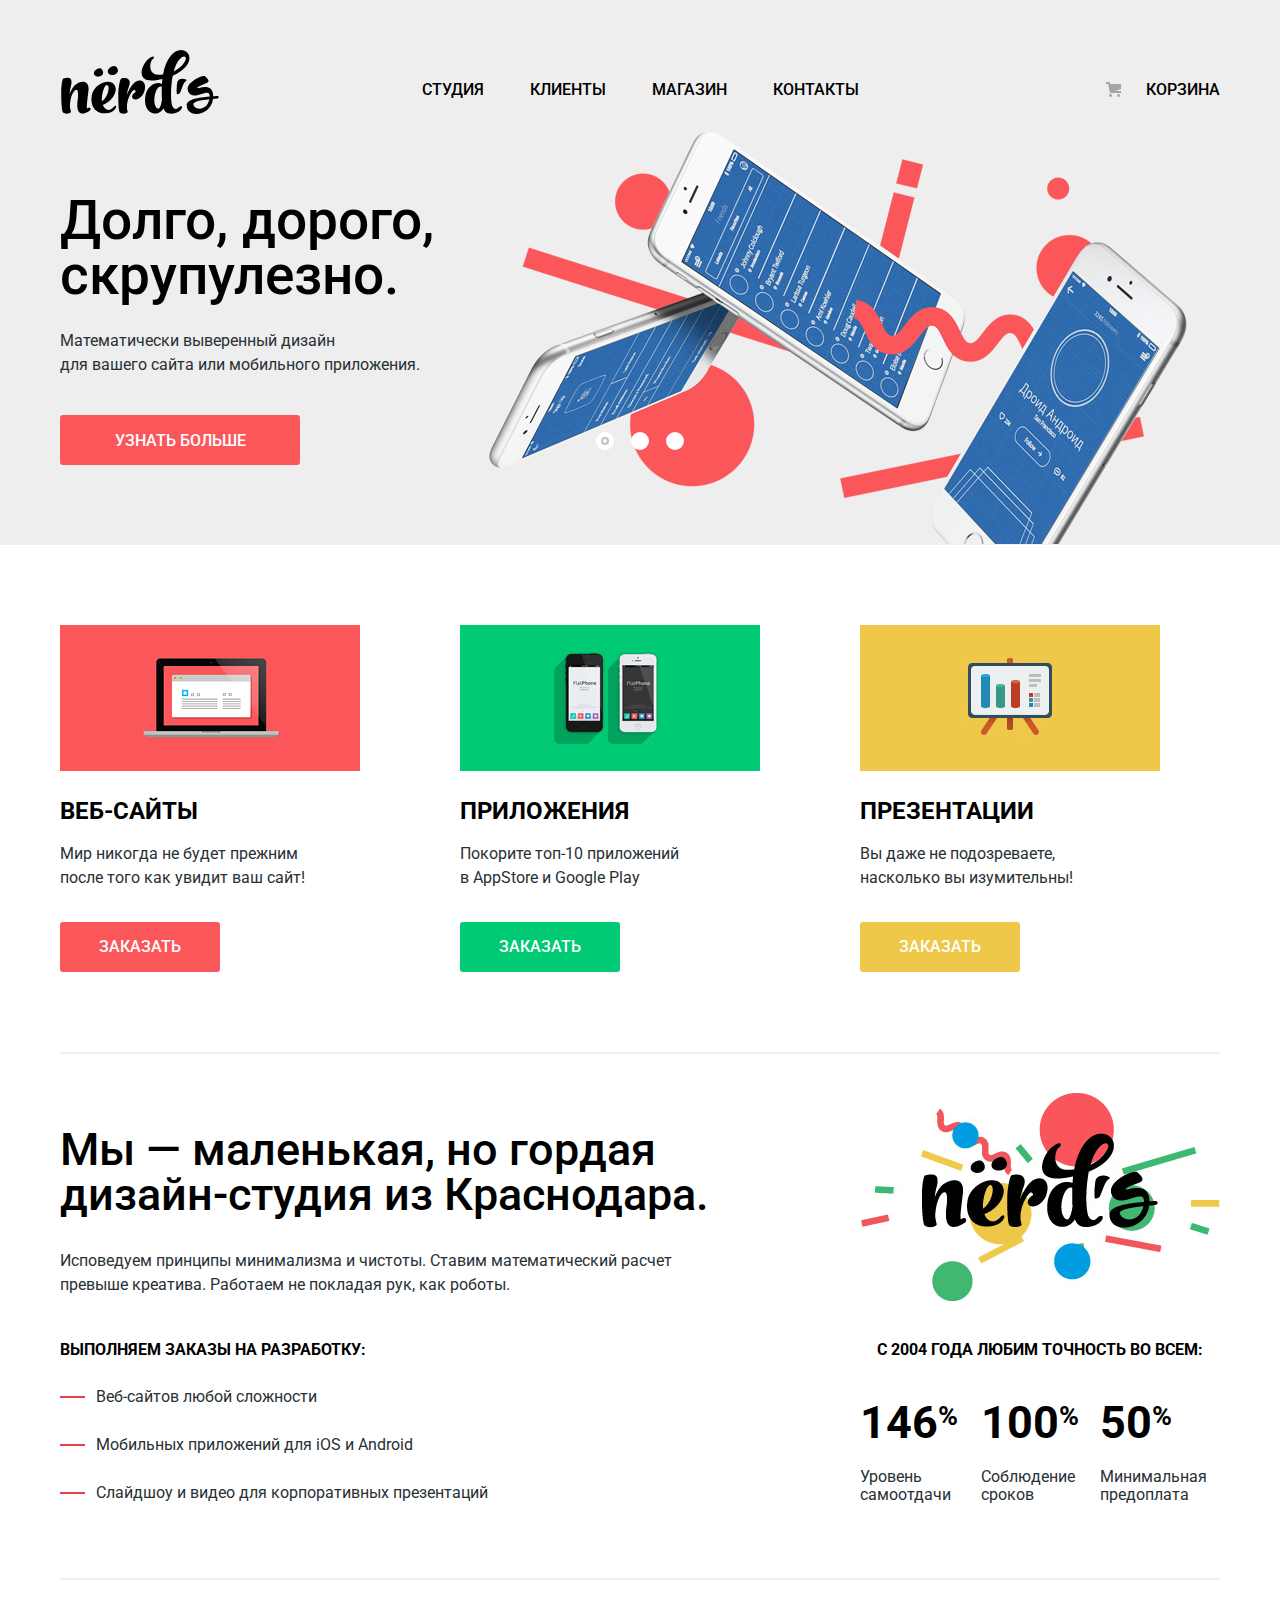
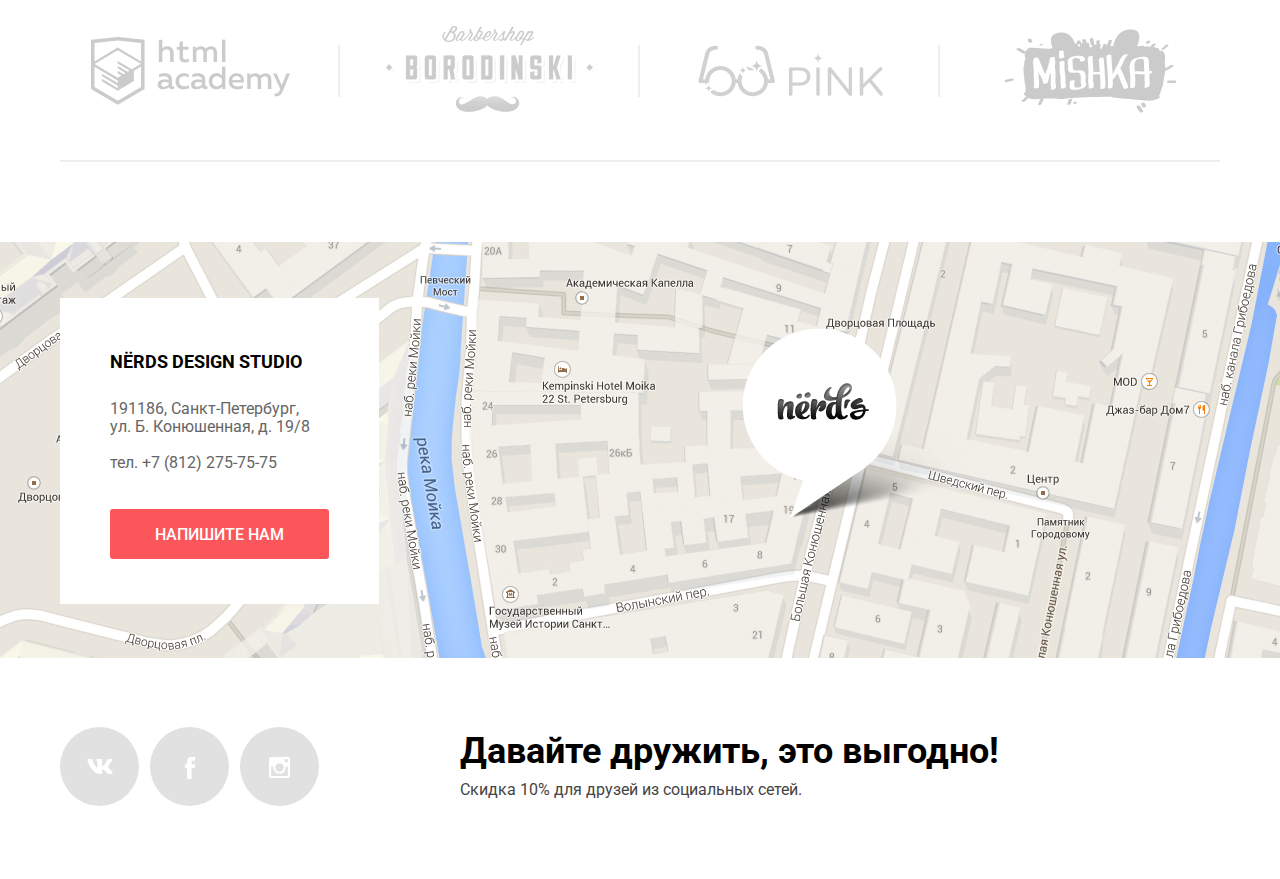
<file: index.html>
<!DOCTYPE html>
<html class="page" lang="ru">
<head>
  <meta charset="utf-8">
  <title>Студия Nёrds</title>
  <link rel="stylesheet" href="https://fonts.googleapis.com/css2?family=Roboto:wght@400;500;700&display=swap">
  <link href="css/normalize.min.css" rel="stylesheet">
  <link href="css/style.min.css" rel="stylesheet">
  <link rel="icon" href="favicon.ico">
  <link rel="icon" href="img/favicon152.svg" type="image/svg+xml">
  <link rel="apple-touch-icon" href="favicon180.png">
  <link rel="manifest" href="manifest.webmanifest">
</head>
<body class="page-body">
  <header class="main-header">
    <nav class="main-navigation container">
      <a class="main-header-logo">
        <img src="img/nerds-logo.svg" width="159" height="65" alt="Логотип компании">
      </a>
      <ul class="site-navigation clear-list">
        <li><a href="#">Студия</a></li>
        <li><a href="#">Клиенты</a></li>
        <li><a href="catalog.html">Магазин</a></li>
        <li><a href="#">Контакты</a></li>
      </ul>
      <div class="user-navigation">
        <a class="cart" href="#">Корзина</a>
      </div>
    </nav>
  </header>
  <main>
    <section class="main-screen">
      <div class="container slider">
        <ul class="slide-list">
          <li class="slide slide-first slide-active">
            <h1>Долго, дорого, скрупулезно.</h1>
            <p>Математически выверенный дизайн<br>
              для вашего сайта или мобильного приложения.
            </p>
            <a class="button main-button" href="#">Узнать больше</a>
          </li>
          <li class="slide slide-second">
            <h1>Любим математику<br>как никто другой</h1>
            <p>Никакого креатива, только математические формулы<br>
              для расчета идеальных пропорций
            </p>
            <a class="button main-button" href="#">Узнать больше</a>
          </li>
          <li class="slide slide-third">
            <h1>Только ночь,<br>только хардкор</h1>
            <p>Работать днем, как все? Мы против этого.<br>
              Ближе к полуночи работа только начинается.
            </p>
            <a class="button main-button" href="#">Узнать больше</a>
          </li>
        </ul>
        <div class="slider-buttons">
          <button type="button" class="slider-button first-button active-button" aria-label="Первый слайд"></button>
          <button type="button" class="slider-button second-button" aria-label="Второй слайд"></button>
          <button type="button" class="slider-button third-button" aria-label="Третий слайд"></button>
        </div>
      </div>
    </section>
    <div class="container">
      <section class="services">
        <h2 class="hidden">Услуги</h2>
        <ul class="sevices-list clear-list">
          <li class="services-item">
            <img src="img/illustration-1.jpg" width="300" height="146" alt="Иллюстрация услуги">
            <h3>Веб-сайты</h3>
            <p>Мир никогда не будет прежним после того как увидит ваш сайт!</p>
            <a class="button red-button" href="#">Заказать</a>
          </li>
          <li class="services-item">
            <img src="img/illustration-2.jpg" width="300" height="146" alt="Иллюстрация услуги">
            <h3>Приложения</h3>
            <p>Покорите топ-10 приложений в AppStore и Google Play</p>
            <a class="button green-button" href="#">Заказать</a>
          </li>
          <li class="services-item">
            <img src="img/illustration-3.jpg" width="300" height="146" alt="Иллюстрация услуги">
            <h3>Презентации</h3>
            <p>Вы даже не подозреваете, насколько вы изумительны!</p>
            <a class="button yellow-button" href="#">Заказать</a>
          </li>
        </ul>
      </section>
      <div class="information">
        <section class="about">
          <h2>Мы — маленькая, но гордая<br>дизайн-студия из Краснодара.</h2>
          <p>Исповедуем принципы минимализма и чистоты. Ставим математический расчет<br>
            превыше креатива. Работаем не покладая рук, как роботы.</p>
          <h3>Выполняем заказы на разработку:</h3>
          <ul class="about-list clear-list">
            <li class="about-item">Веб-сайтов любой сложности</li>
            <li class="about-item">Мобильных приложений для iOS и Android</li>
            <li class="about-item">Слайдшоу и видео для корпоративных презентаций</li>
          </ul>
        </section>
        <section class="company">
          <div class="company-logo">
            <img src="img/nerds-illustration.png" width="360" height="208" alt="Цветной логотип">
          </div>
          <p>с 2004 года Любим точность во всем:</p>
          <ul class="company-numbers clear-list">
            <li class="company-number">
              <b>146<sup>%</sup></b>
              <span>Уровень самоотдачи</span>
            </li>
            <li class="company-number">
              <b>100<sup>%</sup></b>
              <span>Соблюдение сроков</span>
            </li>
            <li class="company-number">
              <b>50<sup>%</sup></b>
              <span>Минимальная предоплата</span>
            </li>
          </ul>
        </section>
      </div>
      <section class="partners">
        <h2 class="hidden">Наши партнеры</h2>
        <ul class="partners-list clear-list">
          <li class="partners-item">
            <a href="https://htmlacademy.ru/intensive/htmlcss">
              <img src="img/logo-html.svg" width="199" height="68" alt="Лого партнера">
            </a>
          </li>
          <li class="partners-item">
            <a>
              <img src="img/logo-barber.png" width="209" height="90" alt="Лого партнера">
            </a>
          </li>
          <li class="partners-item">
            <a>
              <img src="img/logo-pink.png" width="185" height="52" alt="Лого партнера">
            </a>
          </li>
          <li class="partners-item">
            <a>
              <img src="img/logo-mishka.png" width="173" height="84" alt="Лого партнера">
            </a>
          </li>
        </ul>
      </section>
    </div>
    <section class="contacts">
      <h2 class="hidden">Мы на карте</h2>
      <div class="map">
        <iframe src="https://www.google.com/maps/embed?pb=!1m18!1m12!1m3!1d1998.6036253003151!2d30.32085871621117!3d59.9387191690541!2m3!1f0!2f0!3f0!3m2!1i1024!2i768!4f13.1!3m3!1m2!1s0x4696310fca145cc1%3A0x42b32648d8238007!2z0JHQvtC70YzRiNCw0Y8g0JrQvtC90Y7RiNC10L3QvdCw0Y8g0YPQuy4sIDE5LzgsINCh0LDQvdC60YIt0J_QtdGC0LXRgNCx0YPRgNCzLCAxOTExODY!5e0!3m2!1sru!2sru!4v1614638254309!5m2!1sru!2sru" height="416" style="border:0;" allowfullscreen="" loading="lazy"></iframe>
      </div>
      <div class="map-marker">
        <img src="img/map-marker.png" width="231" height="190" alt="Лого на карте">
      </div>
      <div class="contacts-info">
        <h3>Nёrds design studio</h3>
        <address>
         <p>191186, Санкт-Петербург,<br>
          ул. Б. Конюшенная, д. 19/8</p>
          <span>тел. </span><a class="contacts-phone" href="tel:+78122757575">+7 (812) 275-75-75</a>
        </address>
        <a class="map-button button" href="popup.html">Напишите нам</a>
      </div>
    </section>
  </main>
  <footer class="main-footer container">
    <section class="social">
      <ul class="social-list clear-list">
        <li class="social-item">
          <a class="social-button" href="#" aria-label="Вконтакте">
            <svg width="26" height="15" viewBox="0 0 128 76"><path d="M125,5.15c.89-3,0-5.15-4.23-5.15h-14a6,6,0,0,0-6.09,4S93.59,21.31,83.5,32.59c-3.26,3.26-4.74,4.3-6.52,4.3-.89,0-2.18-1-2.18-4V5.15c0-3.56-1-5.15-4-5.15h-22a3.37,3.37,0,0,0-3.56,3.22c0,3.37,5,4.15,5.56,13.64V37.48c0,4.52-.82,5.34-2.6,5.34-4.74,0-16.29-17.43-23.13-37.38C23.72,1.57,22.38,0,18.8,0H4.8C.8,0,0,1.88,0,4c0,3.71,4.75,22.1,22.1,46.42C33.67,67,50,76,64.8,76c8.9,0,10-2,10-5.45V58c0-4,.84-4.8,3.66-4.8,2.08,0,5.64,1,13.94,9C101.9,71.74,103.46,76,108.8,76h14c4,0,6-2,4.85-6s-5.8-9.64-11.81-16.4c-3.27-3.86-8.16-8-9.64-10.09-2.08-2.67-1.49-3.86,0-6.23,0,0,17-24,18.83-32.18Z" fill="#fff"/>
            </svg>
          </a>
        </li>
        <li class="social-item">
          <a class="social-button" href="#" aria-label="Facebook">
            <svg width="12" height="22" viewBox="0 0 10.15 21.74"><path d="M3.34 1.12A4.77 4.77 0 0 1 6.53 0h3.61v3.81H7.81a1.07 1.07 0 0 0-1.09.83v2.55h3.42c-.08 1.23-.24 2.45-.41 3.67h-3v10.87H2.21V10.86H0V7.21h2.19V3.66a3.83 3.83 0 0 1 1.15-2.54z" fill="#fff"/>
            </svg>
          </a>
        </li>
        <li class="social-item">
          <a class="social-button" href="#" aria-label="Instagram">
            <svg width="21" height="21" viewBox="0 0 20 20"><path d="M18 0H2a2 2 0 0 0-2 2v16a2 2 0 0 0 2 2h16a2 2 0 0 0 2-2V2a2 2 0 0 0-2-2zm-8 6a4 4 0 1 1-4 4 4 4 0 0 1 4-4zM2.5 18a.47.47 0 0 1-.5-.5V9h2.1a3.4 3.4 0 0 0-.1 1 6 6 0 1 0 12 0 3.4 3.4 0 0 0-.1-1H18v8.5a.47.47 0 0 1-.5.5zM18 4.5a.47.47 0 0 1-.5.5h-2a.47.47 0 0 1-.5-.5v-2a.47.47 0 0 1 .5-.5h2a.47.47 0 0 1 .5.5z" fill="#fff"/>
            </svg>
          </a>
        </li>
      </ul>
    </section>
    <div class="footer-labels">
      <h2>Давайте дружить, это выгодно!</h2>
      <p>Скидка 10% для друзей из социальных сетей.</p>
    </div>
  </footer>
  <section class="popup">
    <h2>Напишите нам</h2>
    <form class="popup-form" action="https://echo.htmlacademy.ru" method="post">
      <p>
        <label for="popup-name">Ваше имя:</label>
        <input class="user-name" id="popup-name" type="text" name="name" placeholder="Имя Фамилия">
      </p>
      <p>
        <label for="popup-email">Ваш email:</label>
        <input class="user-email" id="popup-email" type="email" name="email" placeholder="email@example.com">
      </p>
      <p>
        <label for="popup-text">Текст письма:</label>
        <textarea class="user-text" id="popup-text" name="text" rows="4" cols="80" placeholder="В свободной форме"></textarea>
      </p>
      <button class="button submit-form" type="submit">Отправить</button>
    </form>
    <button class="popup-close" type="button">
      <svg width="21" height="21" viewBox="0 0 21 21"><path d="M13.3391 10.5088L20.7163 3.13165C21.1056 2.74233 21.1056 2.1058 20.7163 1.71647L19.3011 0.300294C18.9118 -0.0890303 18.2752 -0.0890303 17.8859 0.300294L10.5088 7.67844L3.13163 0.301295C2.7423 -0.0880295 2.10577 -0.0880295 1.71645 0.301295L0.301271 1.71647C-0.0880537 2.1058 -0.0880537 2.74233 0.301271 3.13165L7.67842 10.5088L0.301271 17.8859C-0.0880537 18.2753 -0.0880537 18.9118 0.301271 19.3011L1.71745 20.7163C2.10678 21.1056 2.74331 21.1056 3.13263 20.7163L10.5098 13.3392L17.8869 20.7163C18.2762 21.1056 18.9128 21.1056 19.3021 20.7163L20.7173 19.3011C21.1066 18.9118 21.1066 18.2753 20.7173 17.8859L13.3391 10.5088Z" fill="#FB565A"/>
      </svg>
    </button>
  </section>
  <script src="js/script.min.js"></script>
</body>
</html>
</file>
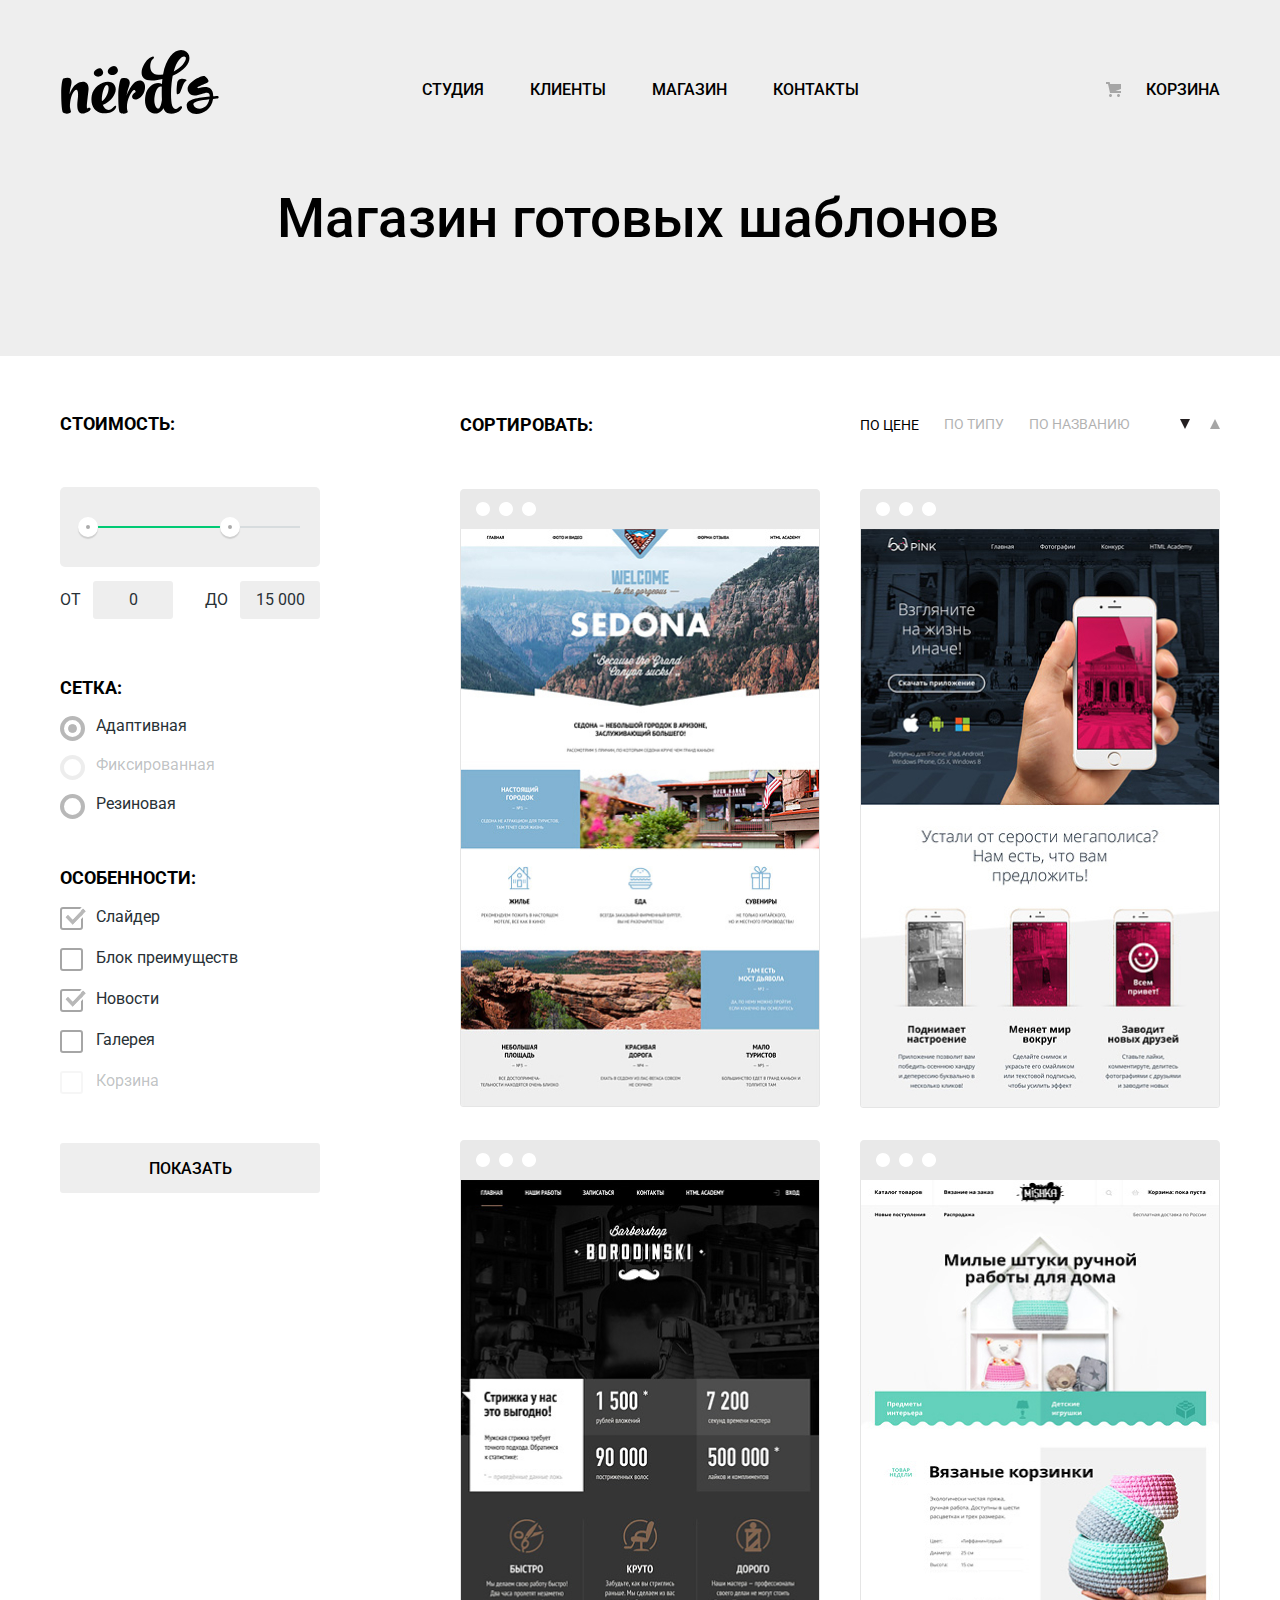
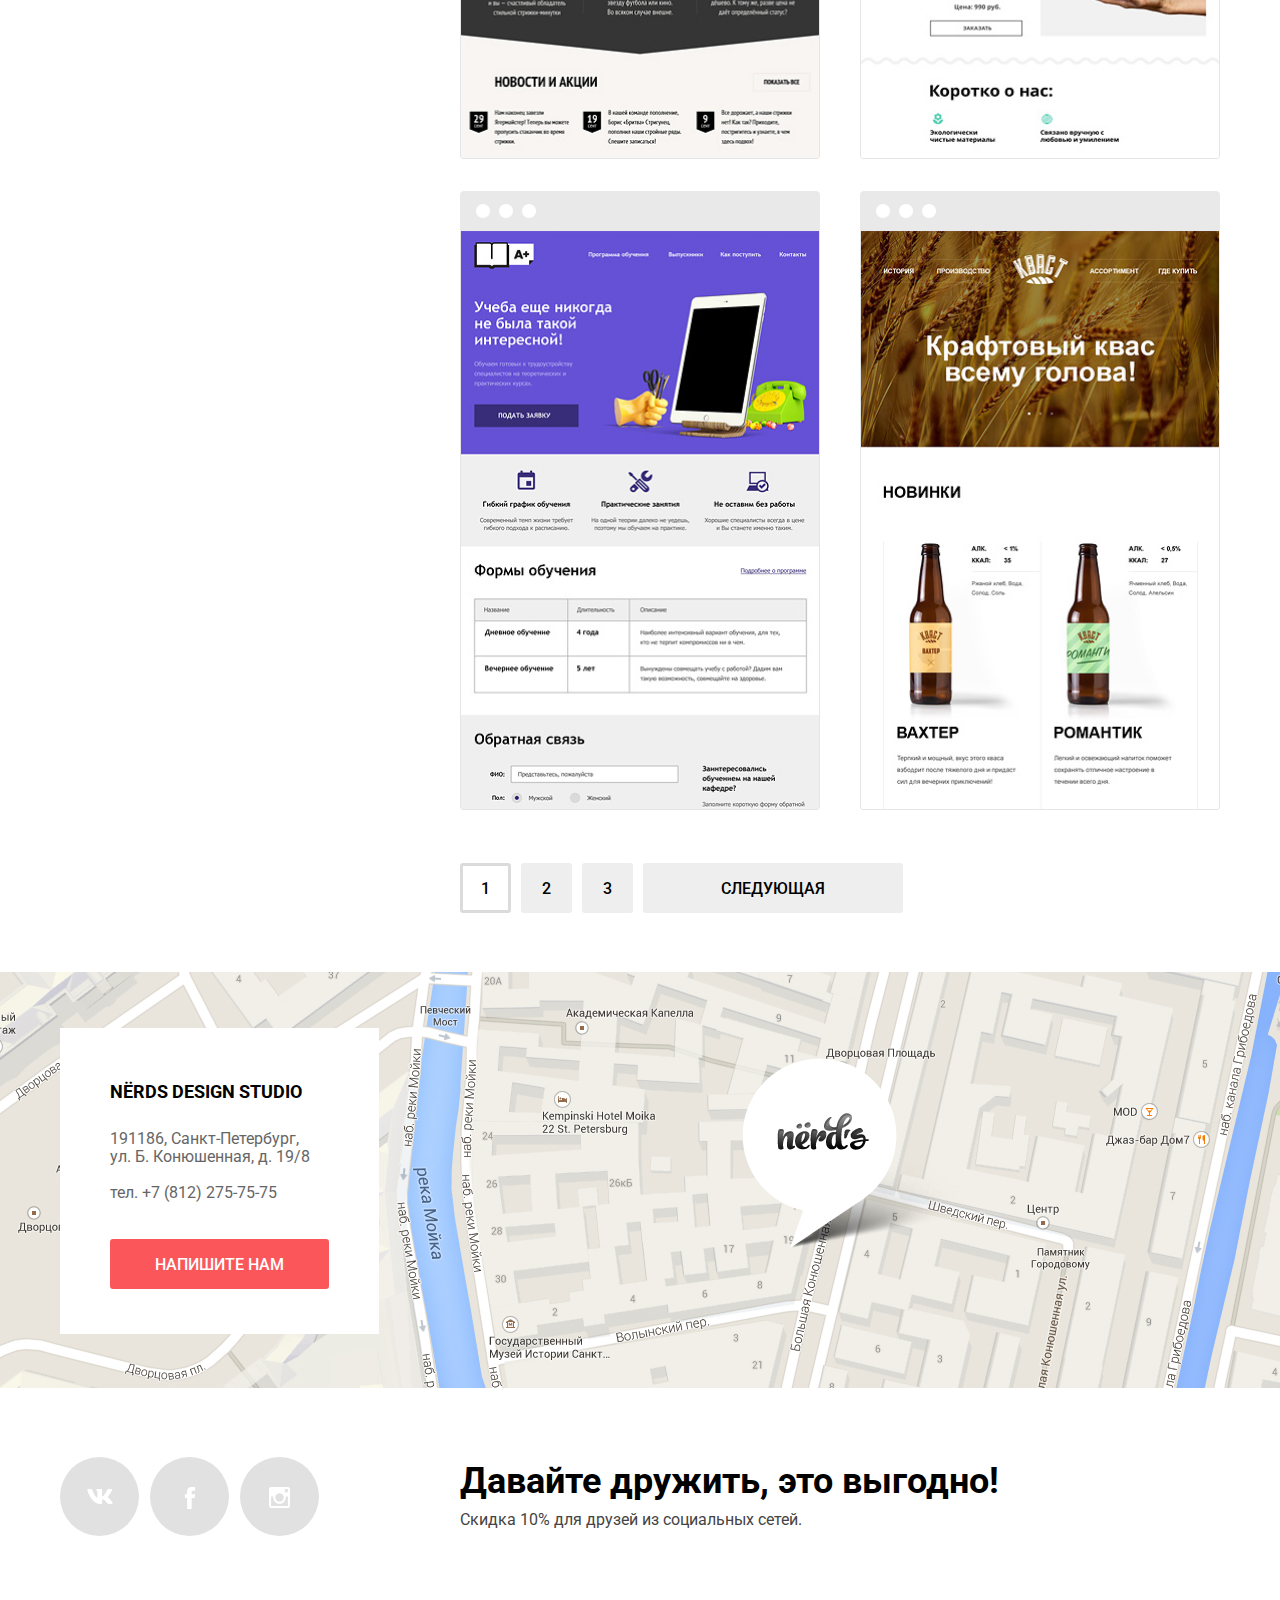
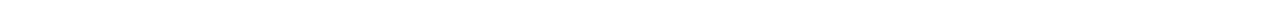
<file: catalog.html>
<!DOCTYPE html>
<html class="page" lang="ru">
<head>
  <meta charset="utf-8">
  <title>Каталог шаблонов Nёrds</title>
  <link rel="preconnect" href="https://fonts.gstatic.com">
  <link href="https://fonts.googleapis.com/css2?family=Roboto:wght@400;500;700&display=swap" rel="stylesheet">
  <link href="css/normalize.min.css" rel="stylesheet">
  <link href="css/style.min.css" rel="stylesheet">
  <link rel="icon" href="favicon.ico">
  <link rel="icon" href="img/favicon152.svg" type="image/svg+xml">
  <link rel="apple-touch-icon" href="favicon180.png">
  <link rel="manifest" href="manifest.webmanifest">
</head>
<body class="page-body">
  <header class="main-header">
    <nav class="main-navigation container">
      <a href="index.html" class="main-header-logo">
        <img src="img/nerds-logo.svg" width="159" height="65" alt="Логотип компании">
      </a>
      <ul class="site-navigation clear-list">
        <li><a href="#">Студия</a></li>
        <li><a href="#">Клиенты</a></li>
        <li><a class="selected" href="catalog.html">Магазин</a></li>
        <li><a href="#">Контакты</a></li>
      </ul>
      <div class="user-navigation">
        <a class="cart" href="#">Корзина</a>
      </div>
    </nav>
  </header>
  <main>
    <div class="catalog-heading">
      <div class="container">
        <h1>Магазин готовых шаблонов</h1>
      </div>
    </div>
    <div class="catalog-page container">
      <section class="filters">
        <h2 class="hidden">Фильтры</h2>
        <form class="filter-form" method="get" action="https://echo.htmlacademy.ru">
          <fieldset class="filter-price">
            <legend>Стоимость:</legend>
            <div class="range-filter">
              <div class="range-controls">
                <div class="scale">
                  <div class="bar"></div>
                </div>
              <div class="toggle toggle-min" aria-label="Минимальное значение"></div>
              <div class="toggle toggle-max" aria-label="Максимальное значение"></div>
              </div>
              <div class="price-controls">
                <label class="min-price">
                  от<input type="text" name="min-price" value="0">
                </label>
                <label class="max-price">
                  до<input type="text" name="max-price" value="15 000">
                </label>
              </div>
            </div>
          </fieldset>
          <fieldset class="filter-type">
            <legend>Сетка:</legend>
            <ul class="filter-templates clear-list">
              <li>
                <input class="filter-radio visually-hidden" type="radio" name="template-type" value="adaptive" id="filter-adaptive" checked>
                <label for="filter-adaptive">Адаптивная</label>
              </li>
              <li>
                <input class="filter-radio visually-hidden" type="radio" name="template-type" value="fixed" id="filter-fixed" disabled>
                <label for="filter-fixed">Фиксированная</label>
              </li>
              <li>
                <input class="filter-radio visually-hidden" type="radio" name="template-type" value="liquid" id="filter-liquid">
                <label for="filter-liquid">Резиновая</label>
              </li>
            </ul>
          </fieldset>
          <fieldset class="filter-feature">
            <legend>Особенности:</legend>
            <ul class="filter-properties clear-list">
              <li>
                <input class="filter-check visually-hidden" type="checkbox" name="slider" id="filter-slider" checked>
                <label for="filter-slider">Слайдер</label>
              </li>
              <li>
                <input class="filter-check visually-hidden" type="checkbox" name="advantage" id="filter-advantage">
                <label for="filter-advantage">Блок преимуществ</label>
              </li>
              <li>
                <input class="filter-check visually-hidden" type="checkbox" name="news" id="filter-news" checked>
                <label for="filter-news">Новости</label>
              </li>
              <li>
                <input class="filter-check visually-hidden" type="checkbox" name="gallery" id="filter-gallery">
                <label for="filter-gallery">Галерея</label>
              </li>
              <li>
                <input class="filter-check visually-hidden" type ="checkbox" name="cart" id="filter-cart" disabled>
                <label for="filter-cart">Корзина</label>
              </li>
            </ul>
          </fieldset>
          <button class="button grey-button" type="submit">Показать</button>
        </form>
      </section>
      <section class="catalog">
        <section class="sort">
          <h2 class="hidden">Сортировка</h2>
          <p>Сортировать:</p>
          <ul class="sort-list clear-list">
            <li class="sort-item active-sort"><a>По цене</a></li>
            <li class="sort-item"><a>По типу</a></li>
            <li class="sort-item"><a>По названию</a></li>
          </ul>
          <ul class="less-more-sort clear-list">
            <li class="less-more-item active-sort" aria-label="По возрастанию"><a class="more"></a></li>
            <li class="less-more-item"><a class="less" aria-label="По убыванию"></a></li>
          </ul>
        </section>
        <h2 class="hidden">Список товаров</h2>
        <ul class="goods-list clear-list">
          <li class="goods-item">
            <a href="#">
              <svg width="360" height="40" viewBox="0 0 360 40" fill="none" xmlns="http://www.w3.org/2000/svg">
              <path fill-rule="evenodd" clip-rule="evenodd" d="M4 0H356C358.2 0 360 1.8 360 4V40H0V4C0 1.8 1.8 0 4 0ZM16.9288 23.5C18.1792 25.6658 20.4901 27 22.991 27C26.857 27 29.991 23.866 29.991 20C29.991 16.134 26.857 13 22.991 13C20.4901 13 18.1792 14.3342 16.9288 16.5C15.6784 18.6658 15.6784 21.3342 16.9288 23.5ZM46.002 27C43.5011 27 41.1902 25.6658 39.9398 23.5C38.6893 21.3342 38.6893 18.6658 39.9398 16.5C41.1902 14.3342 43.5011 13 46.002 13C49.8679 13 53.002 16.134 53.002 20C53.002 23.866 49.8679 27 46.002 27ZM62.9508 23.5C64.2012 25.6658 66.5121 27 69.0129 27C72.8789 27 76.0129 23.866 76.0129 20C76.0129 16.134 72.8789 13 69.0129 13C66.5121 13 64.2012 14.3342 62.9508 16.5C61.7003 18.6658 61.7003 21.3342 62.9508 23.5Z" fill="#e9e9e9"/>
              </svg>
              <img src="img/img-sedona.jpg" width="358" height="576" alt="Шаблон sedona">
            </a>
            <div class="goods-description">
              <a class="goods-name" href="#">Sedona</a>
              <p>Информационный сайт для туристов</p>
              <a class="button" href="#">9 900 ₽</a>
            </div>
          </li>
          <li class="goods-item">
            <svg width="360" height="40" viewBox="0 0 360 40" fill="none" xmlns="http://www.w3.org/2000/svg">
            <path fill-rule="evenodd" clip-rule="evenodd" d="M4 0H356C358.2 0 360 1.8 360 4V40H0V4C0 1.8 1.8 0 4 0ZM16.9288 23.5C18.1792 25.6658 20.4901 27 22.991 27C26.857 27 29.991 23.866 29.991 20C29.991 16.134 26.857 13 22.991 13C20.4901 13 18.1792 14.3342 16.9288 16.5C15.6784 18.6658 15.6784 21.3342 16.9288 23.5ZM46.002 27C43.5011 27 41.1902 25.6658 39.9398 23.5C38.6893 21.3342 38.6893 18.6658 39.9398 16.5C41.1902 14.3342 43.5011 13 46.002 13C49.8679 13 53.002 16.134 53.002 20C53.002 23.866 49.8679 27 46.002 27ZM62.9508 23.5C64.2012 25.6658 66.5121 27 69.0129 27C72.8789 27 76.0129 23.866 76.0129 20C76.0129 16.134 72.8789 13 69.0129 13C66.5121 13 64.2012 14.3342 62.9508 16.5C61.7003 18.6658 61.7003 21.3342 62.9508 23.5Z" fill="#e9e9e9"/>
            </svg>
            <img src="img/img-pink.jpg" width="358" height="576" alt="Шаблон pink">
            <div class="goods-description">
              <a class="goods-name" href="#">Pink app</a>
              <p>Продуктовый лендинг<br>приложения для iOS и Android</p>
              <a class="button" href="#">9 900 ₽</a>
            </div>
          </li>
          <li class="goods-item">
            <svg width="360" height="40" viewBox="0 0 360 40" fill="none" xmlns="http://www.w3.org/2000/svg">
            <path fill-rule="evenodd" clip-rule="evenodd" d="M4 0H356C358.2 0 360 1.8 360 4V40H0V4C0 1.8 1.8 0 4 0ZM16.9288 23.5C18.1792 25.6658 20.4901 27 22.991 27C26.857 27 29.991 23.866 29.991 20C29.991 16.134 26.857 13 22.991 13C20.4901 13 18.1792 14.3342 16.9288 16.5C15.6784 18.6658 15.6784 21.3342 16.9288 23.5ZM46.002 27C43.5011 27 41.1902 25.6658 39.9398 23.5C38.6893 21.3342 38.6893 18.6658 39.9398 16.5C41.1902 14.3342 43.5011 13 46.002 13C49.8679 13 53.002 16.134 53.002 20C53.002 23.866 49.8679 27 46.002 27ZM62.9508 23.5C64.2012 25.6658 66.5121 27 69.0129 27C72.8789 27 76.0129 23.866 76.0129 20C76.0129 16.134 72.8789 13 69.0129 13C66.5121 13 64.2012 14.3342 62.9508 16.5C61.7003 18.6658 61.7003 21.3342 62.9508 23.5Z" fill="#e9e9e9"/>
            </svg>
            <img src="img/img-barbershop.jpg" width="358" height="576" alt="Шаблон barbershop">
            <div class="goods-description">
              <a class="goods-name" href="#">Barbershop</a>
              <p>Сайт салона красоты.<br>Для мужчин, да.</p>
              <a class="button" href="#">9 900 ₽</a>
            </div>
          </li>
          <li class="goods-item">
            <svg width="360" height="40" viewBox="0 0 360 40" fill="none" xmlns="http://www.w3.org/2000/svg">
            <path fill-rule="evenodd" clip-rule="evenodd" d="M4 0H356C358.2 0 360 1.8 360 4V40H0V4C0 1.8 1.8 0 4 0ZM16.9288 23.5C18.1792 25.6658 20.4901 27 22.991 27C26.857 27 29.991 23.866 29.991 20C29.991 16.134 26.857 13 22.991 13C20.4901 13 18.1792 14.3342 16.9288 16.5C15.6784 18.6658 15.6784 21.3342 16.9288 23.5ZM46.002 27C43.5011 27 41.1902 25.6658 39.9398 23.5C38.6893 21.3342 38.6893 18.6658 39.9398 16.5C41.1902 14.3342 43.5011 13 46.002 13C49.8679 13 53.002 16.134 53.002 20C53.002 23.866 49.8679 27 46.002 27ZM62.9508 23.5C64.2012 25.6658 66.5121 27 69.0129 27C72.8789 27 76.0129 23.866 76.0129 20C76.0129 16.134 72.8789 13 69.0129 13C66.5121 13 64.2012 14.3342 62.9508 16.5C61.7003 18.6658 61.7003 21.3342 62.9508 23.5Z" fill="#e9e9e9"/>
            </svg>
            <img src="img/img-mishka.jpg" width="358" height="576" alt="Шаблон mishka">
            <div class="goods-description">
              <a class="goods-name" href="#">Mishka</a>
              <p>Интернет-магазин<br>вязаных игрушек</p>
              <a class="button" href="#">9 900 ₽</a>
            </div>
          </li>
          <li class="goods-item">
            <svg width="360" height="40" viewBox="0 0 360 40" fill="none" xmlns="http://www.w3.org/2000/svg">
            <path fill-rule="evenodd" clip-rule="evenodd" d="M4 0H356C358.2 0 360 1.8 360 4V40H0V4C0 1.8 1.8 0 4 0ZM16.9288 23.5C18.1792 25.6658 20.4901 27 22.991 27C26.857 27 29.991 23.866 29.991 20C29.991 16.134 26.857 13 22.991 13C20.4901 13 18.1792 14.3342 16.9288 16.5C15.6784 18.6658 15.6784 21.3342 16.9288 23.5ZM46.002 27C43.5011 27 41.1902 25.6658 39.9398 23.5C38.6893 21.3342 38.6893 18.6658 39.9398 16.5C41.1902 14.3342 43.5011 13 46.002 13C49.8679 13 53.002 16.134 53.002 20C53.002 23.866 49.8679 27 46.002 27ZM62.9508 23.5C64.2012 25.6658 66.5121 27 69.0129 27C72.8789 27 76.0129 23.866 76.0129 20C76.0129 16.134 72.8789 13 69.0129 13C66.5121 13 64.2012 14.3342 62.9508 16.5C61.7003 18.6658 61.7003 21.3342 62.9508 23.5Z" fill="#e9e9e9"/>
            </svg>
            <img src="img/img-aplus.jpg" width="358" height="576" alt="Шаблон a plus">
            <div class="goods-description">
              <a class="goods-name" href="#">A plus</a>
              <p>Лендинг курсов повышения квалификации</p>
              <a class="button" href="#">9 900 ₽</a>
            </div>
          </li>
          <li class="goods-item">
            <svg width="360" height="40" viewBox="0 0 360 40" fill="none" xmlns="http://www.w3.org/2000/svg">
            <path fill-rule="evenodd" clip-rule="evenodd" d="M4 0H356C358.2 0 360 1.8 360 4V40H0V4C0 1.8 1.8 0 4 0ZM16.9288 23.5C18.1792 25.6658 20.4901 27 22.991 27C26.857 27 29.991 23.866 29.991 20C29.991 16.134 26.857 13 22.991 13C20.4901 13 18.1792 14.3342 16.9288 16.5C15.6784 18.6658 15.6784 21.3342 16.9288 23.5ZM46.002 27C43.5011 27 41.1902 25.6658 39.9398 23.5C38.6893 21.3342 38.6893 18.6658 39.9398 16.5C41.1902 14.3342 43.5011 13 46.002 13C49.8679 13 53.002 16.134 53.002 20C53.002 23.866 49.8679 27 46.002 27ZM62.9508 23.5C64.2012 25.6658 66.5121 27 69.0129 27C72.8789 27 76.0129 23.866 76.0129 20C76.0129 16.134 72.8789 13 69.0129 13C66.5121 13 64.2012 14.3342 62.9508 16.5C61.7003 18.6658 61.7003 21.3342 62.9508 23.5Z" fill="#e9e9e9"/>
            </svg>
            <img src="img/img-kvast.jpg" width="358" height="576" alt="Шаблон kvast">
            <div class="goods-description">
              <a class="goods-name" href="#">Кваст</a>
              <p>Промо-сайт производителя<br>крафтового кваса</p>
              <a class="button" href="#">9 900 ₽</a>
            </div>
          </li>
        </ul>
        <ul class="pagination clear-list">
          <li class="number"><a class="button pagination-item active-pagination">1</a></li>
          <li class="number"><a class="button pagination-item" href="#">2</a></li>
          <li class="number"><a class="button pagination-item" href="#">3</a></li>
          <li class="next"><a class="button pagination-item " href="#">Следующая</a></li>
        </ul>
      </section>
    </div>
    <section class="contacts catalog-contacts">
      <h2 class="hidden">Мы на карте</h2>
      <div class="map">
        <iframe src="https://www.google.com/maps/embed?pb=!1m18!1m12!1m3!1d1998.6036253003151!2d30.32085871621117!3d59.9387191690541!2m3!1f0!2f0!3f0!3m2!1i1024!2i768!4f13.1!3m3!1m2!1s0x4696310fca145cc1%3A0x42b32648d8238007!2z0JHQvtC70YzRiNCw0Y8g0JrQvtC90Y7RiNC10L3QvdCw0Y8g0YPQuy4sIDE5LzgsINCh0LDQvdC60YIt0J_QtdGC0LXRgNCx0YPRgNCzLCAxOTExODY!5e0!3m2!1sru!2sru!4v1614638254309!5m2!1sru!2sru" height="416" style="border:0;" allowfullscreen="" loading="lazy"></iframe>
      </div>
      <div class="map-marker">
        <img src="img/map-marker.png" width="231" height="190" alt="Лого на карте">
      </div>
      <div class="contacts-info">
        <h3>Nёrds design studio</h3>
        <address>
         <p>191186, Санкт-Петербург,<br>
          ул. Б. Конюшенная, д. 19/8</p>
          <span>тел. </span><a class="contacts-phone" href="tel:+78122757575">+7 (812) 275-75-75</a>
        </address>
        <a class="map-button button" href="popup.html">Напишите нам</a>
      </div>
    </section>
  </main>
  <footer class="main-footer container">
    <section class="social">
      <ul class="social-list clear-list">
        <li class="social-item">
          <a class="social-button" href="#" aria-label="Вконтакте">
            <svg width="26" height="15" viewBox="0 0 128 76"><path d="M125,5.15c.89-3,0-5.15-4.23-5.15h-14a6,6,0,0,0-6.09,4S93.59,21.31,83.5,32.59c-3.26,3.26-4.74,4.3-6.52,4.3-.89,0-2.18-1-2.18-4V5.15c0-3.56-1-5.15-4-5.15h-22a3.37,3.37,0,0,0-3.56,3.22c0,3.37,5,4.15,5.56,13.64V37.48c0,4.52-.82,5.34-2.6,5.34-4.74,0-16.29-17.43-23.13-37.38C23.72,1.57,22.38,0,18.8,0H4.8C.8,0,0,1.88,0,4c0,3.71,4.75,22.1,22.1,46.42C33.67,67,50,76,64.8,76c8.9,0,10-2,10-5.45V58c0-4,.84-4.8,3.66-4.8,2.08,0,5.64,1,13.94,9C101.9,71.74,103.46,76,108.8,76h14c4,0,6-2,4.85-6s-5.8-9.64-11.81-16.4c-3.27-3.86-8.16-8-9.64-10.09-2.08-2.67-1.49-3.86,0-6.23,0,0,17-24,18.83-32.18Z" fill="#fff"/>
            </svg>
          </a>
        </li>
        <li class="social-item">
          <a class="social-button" href="#" aria-label="Facebook">
            <svg width="12" height="22" viewBox="0 0 10.15 21.74"><path d="M3.34 1.12A4.77 4.77 0 0 1 6.53 0h3.61v3.81H7.81a1.07 1.07 0 0 0-1.09.83v2.55h3.42c-.08 1.23-.24 2.45-.41 3.67h-3v10.87H2.21V10.86H0V7.21h2.19V3.66a3.83 3.83 0 0 1 1.15-2.54z" fill="#fff"/>
            </svg>
          </a>
        </li>
        <li class="social-item">
          <a class="social-button" href="#" aria-label="Instagram">
            <svg width="21" height="21" viewBox="0 0 20 20"><path d="M18 0H2a2 2 0 0 0-2 2v16a2 2 0 0 0 2 2h16a2 2 0 0 0 2-2V2a2 2 0 0 0-2-2zm-8 6a4 4 0 1 1-4 4 4 4 0 0 1 4-4zM2.5 18a.47.47 0 0 1-.5-.5V9h2.1a3.4 3.4 0 0 0-.1 1 6 6 0 1 0 12 0 3.4 3.4 0 0 0-.1-1H18v8.5a.47.47 0 0 1-.5.5zM18 4.5a.47.47 0 0 1-.5.5h-2a.47.47 0 0 1-.5-.5v-2a.47.47 0 0 1 .5-.5h2a.47.47 0 0 1 .5.5z" fill="#fff"/>
            </svg>
          </a>
        </li>
      </ul>
    </section>
    <div class="footer-labels">
      <h2>Давайте дружить, это выгодно!</h2>
      <p>Скидка 10% для друзей из социальных сетей.</p>
    </div>
  </footer>
  <section class="popup">
    <h2>Напишите нам</h2>
    <form class="popup-form" action="https://echo.htmlacademy.ru" method="post">
      <p>
        <label for="popup-name">Ваше имя:</label>
        <input class="user-name" id="popup-name" type="text" name="name" placeholder="Имя Фамилия">
      </p>
      <p>
        <label for="popup-email">Ваш email:</label>
        <input class="user-email" id="popup-email" type="email" name="email" placeholder="email@example.ru">
      </p>
      <p>
        <label for="popup-text">Текст письма:</label>
        <textarea class="user-text" id="popup-text" name="text" rows="4" cols="80" placeholder="В свободной форме"></textarea>
      </p>
      <button class="button" type="submit">Отправить</button>
    </form>
    <button class="popup-close" type="button">
      <svg width="21" height="21" viewBox="0 0 21 21"><path d="M13.3391 10.5088L20.7163 3.13165C21.1056 2.74233 21.1056 2.1058 20.7163 1.71647L19.3011 0.300294C18.9118 -0.0890303 18.2752 -0.0890303 17.8859 0.300294L10.5088 7.67844L3.13163 0.301295C2.7423 -0.0880295 2.10577 -0.0880295 1.71645 0.301295L0.301271 1.71647C-0.0880537 2.1058 -0.0880537 2.74233 0.301271 3.13165L7.67842 10.5088L0.301271 17.8859C-0.0880537 18.2753 -0.0880537 18.9118 0.301271 19.3011L1.71745 20.7163C2.10678 21.1056 2.74331 21.1056 3.13263 20.7163L10.5098 13.3392L17.8869 20.7163C18.2762 21.1056 18.9128 21.1056 19.3021 20.7163L20.7173 19.3011C21.1066 18.9118 21.1066 18.2753 20.7173 17.8859L13.3391 10.5088Z" fill="#FB565A"/>
      </svg>
    </button>
  </section>
  <script src="js/script.min.js"></script>
</body>
</html>
</file>
<file: css/style.min.css>
:root{--basic-light-black:#283136;--basic-black:#000;--basic-black-opacity:rgba(0,0,0,0.3);--basic-dark-black:#231f20;--basic-light-red:#fb565a;--basic-red:#e74246;--basic-dark-red:#d7373b;--basic-white:#fff;--basic-light-green:#00ca74;--basic-green:#00bc6c;--basic-dark-green:#00aa62;--basic-light-yellow:#efc84a;--basic-yellow:#eab534;--basic-dark-yellow:#e5a722;--basic-light-grey:#eee;--basic-grey:#dfdfdf;--basic-dark-grey:#d5d5d5;--special-grey:#4d4d4d;--contacts-grey:#666;--footer-grey:#444;--logo-grey:#a6a6a6;--text-button-opacity:rgba(255,255,255,0.3);--slider-circle-grey:#c1c1c1;--social-button-grey:#e1e1e1;--popup-field-grey:#d7dcde;--popup-hover-grey:#b4b9bb;--range-toggle-grey:#ababab;--shadow-dark:#cfcfcf;--grey-prices:#f1f1f1;--black-opacity-border:rgba(0,0,0,0.1);--active-pagination-grey:#dbdbdb;--button-shadow-black:rgba(0,1,1,0.1);--text-shadow-black:rgba(0,0,0,0.25);--popup-shadow-black:rgba(0,0,0,0.4);--black-opacity:rgba(40,49,54,0.3)}.page-body{min-width:1160px;margin:0;padding:0;font-family:"Roboto","Arial",sans-serif;font-size:16px;line-height:24px;font-weight:400;color:var(--basic-light-black);background-color:var(--basic-white);min-height:100%;display:grid;grid-template-rows:min-content 1fr min-content;align-content:start}.page img{max-width:100%;height:auto}.clear-list{list-style:none;padding:0;margin:0}.page{height:100%}.container{width:1160px;margin:0 auto;padding:0 10px}.button{font-size:16px;line-height:18px;text-transform:uppercase;text-align:center;text-decoration:none;vertical-align:middle;font-weight:500;background-color:var(--basic-light-red);color:var(--basic-white);border:0;border-radius:3px;padding:17px 54px 15px}.button:hover{background-color:var(--basic-red)}.button:active{color:var(--text-button-opacity);backround-color:var(--basic-dark-red);box-shadow:inset 0 3px 0 0 var(--button-shadow-black)}.hidden{display:none}.visually-hidden{position:absolute;overflow:hidden;border:0;padding:0;width:1px;height:1px;margin:-1px;white-space:nowrap;clip:rect(0 0 0 0)}.main-header-logo:hover{opacity:.7}.main-header-logo:active{opacity:.3}.main-header{background-color:var(--basic-light-grey)}.main-navigation{display:grid;grid-template-columns:160px 760px 160px;column-gap:40px;line-height:30px;text-transform:uppercase;color:var(--basic-white);padding-top:49px}.main-header-logo,.main-header-logo img{width:160px;height:65px;display:block}.main-navigation a{text-decoration:none;font-weight:500}.site-navigation{display:flex;flex-wrap:wrap;justify-content:center;width:760px;padding-top:26px}.user-navigation{text-align:right;width:160px;padding-top:26px}.cart{position:relative;padding-left:15px;left:5px;margin-right:5px}.cart::before{position:absolute;top:2px;left:-25px;content:"";width:15px;height:15px;background-image:url("../img/cart-icon.svg");background-repeat:no-repeat;background-position:0 0}.site-navigation li{margin:0 23px}.site-navigation a,.user-navigation a{color:var(--basic-black)}.site-navigation a:hover,.user-navigation a:hover{color:var(--basic-light-red)}.site-navigation a:active,.user-navigation a:active{color:var(--basic-black);opacity:.3}.site-navigation a:focus,.user-navigation a:focus{color:var(--basic-black)}.selected{padding-bottom:19px;border-bottom:2px solid var(--basic-light-red)}.main-screen{position:relative;background-color:var(--basic-light-grey);margin-bottom:80px;padding-top:12px}.main-screen h1{max-width:538px;font-size:55px;line-height:55px;font-weight:500;margin-top:0;margin-bottom:26px;color:var(--basic-black)}.slider{position:relative}.slide-first p{margin-bottom:38px;margin-top:0;max-width:400px;line-height:24px}.slide-second p{margin-bottom:27px;margin-top:35px;max-width:416px;line-height:25px}.slide-third p{margin-bottom:27px;margin-top:35px;max-width:416px;line-height:25px}.main-button{display:block;width:132px}.slide-list{margin:0;padding:0}.slider-buttons{position:absolute;bottom:95px;left:546px;display:flex}.slider-button{position:relative;padding:0;width:18px;height:18px;margin-right:17px;background-color:var(--basic-white);border:2px solid #fff;border-radius:50%;cursor:pointer}.active-button:before{content:"";position:absolute;left:50%;top:50%;z-index:2;width:4px;height:4px;margin:-4px;background-color:inherit;border:2px solid #c1c1c1;border-radius:50%}.slide{display:none}.slide-active{display:block}.slide-first{background-image:url("../img/nerds-index-slide.png");background-repeat:no-repeat;background-position:right 5px bottom 1px;padding-top:67px;padding-bottom:80px}.slide-second{background-image:url("../img/nerds-index-slide2.png");background-repeat:no-repeat;background-position:right 3px bottom 0;padding-top:67px;padding-bottom:80px}.slide-third{background-image:url("../img/nerds-index-slide3.png");background-repeat:no-repeat;background-position:right 3px bottom 1px;padding-top:67px;padding-bottom:80px}.services{padding-bottom:80px;border-bottom:2px solid var(--basic-light-grey)}.sevices-list{display:grid;grid-template-columns:1fr 1fr 1fr;column-gap:100px;padding-right:60px}.services h3{font-size:24px;font-weight:700;line-height:30px;margin-bottom:16px;margin-top:18px;text-transform:uppercase;color:var(--basic-black)}.services-item p{margin-top:0;margin-bottom:32px;width:245px}.services-item:nth-child(2) p{width:230px}.red-button{display:block;width:160px;padding:16px 0}.green-button{display:block;width:160px;padding:16px 0;background-color:var(--basic-light-green)}.green-button:hover{background-color:var(--basic-green)}.green-button:active{backround-color:var(--basic-dark-green)}.yellow-button{display:block;width:160px;padding:16px 0;background-color:var(--basic-light-yellow)}.yellow-button:hover{background-color:var(--basic-yellow)}.yellow-button:active{backround-color:var(--basic-dark-yellow)}.information{display:flex;justify-content:space-between;padding-top:39px;border-bottom:2px solid var(--basic-light-grey);padding-bottom:49px}.about{padding-top:34px;width:660px}.about h2{font-size:45px;line-height:45px;font-weight:500;margin-top:0;margin-bottom:32px;color:var(--basic-black)}.about h3{font-weight:700;text-transform:uppercase;color:var(--basic-black);margin-top:41px;margin-bottom:23px;font-size:16px;line-height:24px}.about p{margin:0}.about-item{position:relative;margin-bottom:24px;padding-left:36px}.about-item::before{content:"";position:absolute;width:25px;height:2px;top:11px;left:0;background-color:var(--basic-red)}.company{width:360px;margin-left:auto}.company-numbers{display:flex;justify-content:space-between}.company p{font-weight:700;text-align:center;text-transform:uppercase;margin-top:30px;margin-bottom:29px;color:var(--basic-black)}.company b{font-size:45px;line-height:64px;font-weight:700;margin-bottom:10px;color:var(--basic-black)}.company-number span{display:inline-block;vertical-align:middle;line-height:18px;margin-top:13px}.company-number{margin-right:23px}.company-number:nth-child(2){margin-right:21px}.company-number sup{font-size:27px}.partners{padding-top:46px;border-bottom:2px solid var(--basic-light-grey);padding-bottom:44px}.partners-list{display:grid;grid-template-columns:repeat(4,260px);column-gap:40px;row-gap:30px;align-items:center;margin:0;padding-left:0}.partners-item{position:relative}.partners-item:not(:nth-child(4n+4))::after{content:"";position:absolute;width:2px;height:52px;right:-20px;bottom:50%;transform:translateY(50%);background-color:var(--basic-light-grey)}.partners-list a{display:flex;justify-content:center;opacity:.2}.partners-list a:hover{opacity:1}.partners-list a:active{opacity:.1}.catalog-page{display:grid;grid-template-columns:260px 1fr;column-gap:140px;align-content:start}.catalog-heading{background-color:var(--basic-light-grey);padding-top:75px;padding-bottom:110px;margin-bottom:53px}.catalog-heading h1{width:727px;font-size:55px;line-height:55px;font-weight:500;margin:0 auto;margin-top:2px;color:var(--basic-black)}.sort{display:flex;justify-content:space-between;align-items:center;padding-bottom:55px}.sort p{width:360px;font-size:18px;line-height:30px;font-weight:700;color:var(--basic-black);text-transform:uppercase;margin-top:6px;margin-bottom:0}.sort-list{display:flex;flex-wrap:wrap;width:300px;margin-left:auto;margin-top:5px;align-items:center}.sort-item{font-size:14px;line-height:18px;color:var(--basic-black);text-transform:uppercase;opacity:.3;margin-right:25px;cursor:pointer}.less-more-sort{width:60px;display:flex}.less-more-item{margin-left:19px}.active-sort{opacity:1}.sort-item:hover{opacity:.6}.sort-item:active{opacity:1}.active-sort{opacity:1;padding-top:2px}.more{margin-right:0;position:relative}.less{margin-right:0;position:relative}.less::before{position:absolute;top:-2px;left:12px;content:"";border-style:solid;border-width:0 5.5px 10px;border-color:transparent transparent var(--logo-grey)}.more::before{position:absolute;top:-4px;left:1px;content:"";border-style:solid;border-width:10px 5.5px 0;border-color:var(--basic-dark-black) transparent transparent}.filters fieldset{border:0;margin-right:0;margin-left:0;padding:0}.filters legend{font-size:18px;line-height:30px;font-weight:700;text-transform:uppercase;color:var(--basic-black)}.filters p{line-height:22px;text-transform:uppercase}.filters label{font-size:16px;line-height:25px;color:var(--basic-light-black)}.filter-item{margin:0;padding:0;border:0}.range-filter{width:260px;margin-top:48px}.filter-item legend{font-size:18px;line-height:24px;text-transform:uppercase;font-weight:700}.range-controls{position:relative;height:41px;margin-bottom:14px;padding-top:39px;padding-right:20px;padding-left:20px;background-color:var(--basic-light-grey);border-radius:5px}.range-controls .scale{height:2px;background:var(--popup-field-grey)}.range-controls .bar{width:70%;height:2px;background:var(--basic-light-green)}.range-controls .toggle{position:absolute;top:30px;left:0;width:4px;height:4px;padding:0;border:8px solid var(--basic-white);background-color:var(--range-toggle-grey);border-radius:50%;box-shadow:0 2px 1px 0 var(--shadow-dark);cursor:pointer}.range-controls .toggle-min{left:18px}.range-controls .toggle-max{left:160px}.price-controls{display:flex;justify-content:space-between}.price-controls label{text-transform:uppercase;font-family:"Roboto","Arial",sans-serif;font-size:16px;line-height:22px}.price-controls input{width:60px;height:18px;line-height:22px;padding:10px;margin-left:12px;text-align:center;color:var(--basic-light-black);border:0;border-radius:3px;background:var(--basic-light-grey);font-family:inherit;font-size:inherit}.filter-price{margin-bottom:54px}.filter-type{margin-top:54px}.filter-type label{position:relative;display:block;padding-left:36px}.filter-type legend{margin-bottom:13px}.filter-templates{line-height:20px}.filter-templates li{margin-bottom:19px}.filter-templates label{line-height:20px}.filter-radio+label::before{content:"";width:17px;height:17px;position:absolute;left:0;top:0;border:4px solid var(--special-grey);border-radius:50%;opacity:.4;cursor:pointer}.filter-radio:disabled+label{color:var(--black-opacity)}.filter-radio:disabled+label::before{opacity:.1}.filter-radio:checked+label::after{content:"";width:7px;height:7px;position:absolute;left:8px;top:8px;background-color:var(--special-grey);border:1px solid var(--special-grey);border-radius:50%;opacity:.4}.filter-radio:checked:disabled+label::after{opacity:.1}.filter-radio+label:hover::before,.filter-radio:checked+label:hover::after{opacity:1}.filter-radio:disabled+label:hover::before,.filter-radio:disabled+label:hover::after{opacity:.1}.filter-radio:focus+label{outline:solid 2px var(--basic-black)}.filter-feature{margin-top:30px}.filter-feature legend{margin-bottom:14px}.filter-feature li{margin-bottom:21px}.filter-feature label{position:relative;display:block;padding-left:36px}.filter-properties label{line-height:20px}.filter-check+label::before{content:"";width:19px;height:19px;position:absolute;left:0;top:0;border:2px solid var(--logo-grey);border-radius:3px;cursor:pointer}.filter-check:disabled+label::before{opacity:.1}.filter-check:disabled+label{color:var(--black-opacity)}.filter-check+label:hover::before{border:2px solid var(--special-grey)}.filter-check:disabled+label:hover::before,.filter-check:disabled+label:hover::after{border:2px solid var(--logo-grey);opacity:.1}.filter-check:checked+label::after{content:"";width:25px;height:24px;position:absolute;left:1px;right:1px;top:-1px;background-image:url("../img/check.svg");background-repeat:no-repeat;cursor:pointer}.filter-check:checked+label:hover::after{border:var(--special-grey);background-image:url("../img/checkhov.svg")}.filter-check:focus+label{outline:solid 2px var(--basic-black)}.grey-button{display:block;width:260px;font-weight:500;margin-top:31px;background-color:var(--basic-light-grey);color:var(--basic-black);font-family:"Roboto","Arial",sans-serif}.grey-button:hover{background-color:var(--basic-grey)}.grey-button:active{background-color:var(--basic-dark-grey);color:var(--basic-black-opacity)}.goods-list{display:grid;grid-template-columns:1fr 1fr;column-gap:40px}.goods-item{width:360px;position:relative;margin-bottom:32px}.goods-list img{display:block;margin-top:-8px;border:1px solid var(--black-opacity-border);border-radius:0 0 3px 3px}.goods-item:hover{box-shadow:0 6px 15px 0 rgba(0,0,0,0.25)}.goods-item:hover path{fill:var(--special-grey)}.goods-description{position:absolute;width:100%;padding-top:25px;padding-bottom:55px;background-color:var(--basic-light-grey);display:none;bottom:0;text-align:center}.goods-item:hover .goods-description{display:block}.goods-item p{width:255px;max-height:385px;margin:0 auto;margin-top:12px;margin-bottom:48px;color:var(--contacts-grey);overflow:hidden}.goods-item:first-child p{width:200px}.goods-name{margin-top:25px;margin-bottom:0;font-size:18px;line-height:30px;font-weight:700;text-transform:uppercase;text-decoration:none;color:var(--basic-black)}.catalog h3:hover{color:var(--basic-light-red)}.catalog h3:active{color:var(--basic-black);opacity:.3}.catalog p{line-height:18px}.goods-description .button{padding:17px 72px 15px}.pagination{margin-top:21px;display:flex;justify-content:flex-start}.pagination a{display:block;padding:17px 21px 15px}.pagination-item{margin-right:10px;background-color:var(--basic-light-grey);font-weight:500;color:var(--basic-black)}.next a{padding-left:78px;padding-right:78px}.pagination-item:hover{background-color:var(--basic-grey)}.pagination-item:active{background-color:var(--basic-dark-grey);color:var(--basic-black-opacity)}.active-pagination,.active-pagination:hover,.active-pagination:active{background-color:var(--basic-white);box-shadow:inset 0 0 0 3px var(--active-pagination-grey)}.pagination .grey-button{width:210px}.contacts{position:relative;margin-top:80px;background-image:url("../img/map.png");background-repeat:no-repeat;background-position:50% 42%;height:416px}.catalog-contacts{margin-top:59px}.contacts-info{width:319px;position:absolute;background-color:var(--basic-white);bottom:54px;left:50%;transform:translateX(-580px);z-index:3}.contacts h3{font-size:18px;line-height:30px;font-weight:700;font-style:normal;text-transform:uppercase;color:var(--basic-black);margin-top:0;margin-bottom:0;padding:49px 76px 21px 50px}.contacts address{line-height:18px;font-style:normal;color:var(--contacts-grey);padding:0 39px 35px 50px}.contacts p{margin-top:2px;margin-bottom:18px}.contacts-phone{color:inherit;text-decoration:none}.map iframe{width:100%;position:relative;z-index:2}.map-button{display:block;width:131px;font-weight:500;margin:2px 50px 45px;padding:17px 44px 15px}.map-marker{position:absolute;bottom:133px;left:50%;transform:translateX(102px);z-index:1}.main-footer{display:flex;padding-top:69px;padding-bottom:62px}.social-list{display:flex;flex-wrap:wrap;width:400px}.social-item{display:flex;justify-content:center;background-color:var(--social-button-grey);width:79px;height:79px;border-radius:50%;margin-right:11px;margin-bottom:10px}.social-button{padding:30px}.social-item:hover{background-color:var(--basic-red)}.social-item:active{background-color:var(--basic-dark-red);box-shadow:inset 0 3px 0 0 var(--button-shadow-black)}.social-item .social-button:active{opacity:.3}.footer-labels{width:542px;justify-self:center;padding-top:6px}.main-footer h2{margin:0;font-size:36px;line-height:36px;font-weight:700;color:var(--basic-black)}.main-footer p{margin-top:10px;line-height:22px;color:var(--footer-grey)}.popup{display:none;position:fixed;width:960px;height:590px;top:50%;left:50%;transform:translate(-50%,-50%);background-color:var(--basic-white);box-shadow:0 20px 40px 0 var(--popup-shadow-black);z-index:4}.popup h2{font-size:45px;line-height:53px;font-weight:700;margin:0;margin:68px 549px 37px 100px;color:var(--basic-black)}.popup-form{width:761px;display:flex;flex-wrap:wrap;padding:0 89px 84px 100px}.popup-form p{margin:0}.popup label{display:block;line-height:18px;font-weight:700;margin-bottom:9px;color:var(--basic-black)}.popup input{width:328px;height:46px;padding:0 14px;border:2px solid var(--popup-field-grey);border-radius:3px;margin-bottom:34px;font-family:"Roboto","Arial",sans-serif}.popup input:hover{border:2px solid var(--popup-hover-grey)}.popup input:focus{border:2px solid var(--basic-black)}.popup input:invalid{border:2px solid var(--basic-red)}.user-name{margin-right:40px}.popup textarea{resize:none;width:326px;height:75px;font-family:"Roboto","Arial",sans-serif;border:2px solid var(--popup-field-grey);border-radius:3px;padding:16px 414px 23px 16px}.popup textarea:hover{border:2px solid var(--popup-hover-grey)}.popup textarea:focus{border:2px solid var(--basic-black)}.popup .button{margin-top:40px;padding:17px 82px 15px}.popup-close{position:absolute;top:85px;right:85px;border:0;outline:0;opacity:.3;background-color:var(--basic-white)}.popup-close:hover{opacity:1}.popup-close:focus{opacity:.1}.modal-show{display:block;animation:bounce .6s}.modal-error{animation:shake .6s}@keyframes bounce{0%{transform:translateY(-200%);left:25%}}@keyframes shake{0%,100%{left:25%;top:190px;transform:translateX(0)}10%,30%,50%,70%,90%{transform:translateX(-10px)}20%,40%,60%,80%{transform:translateX(10px)}}
</file>
